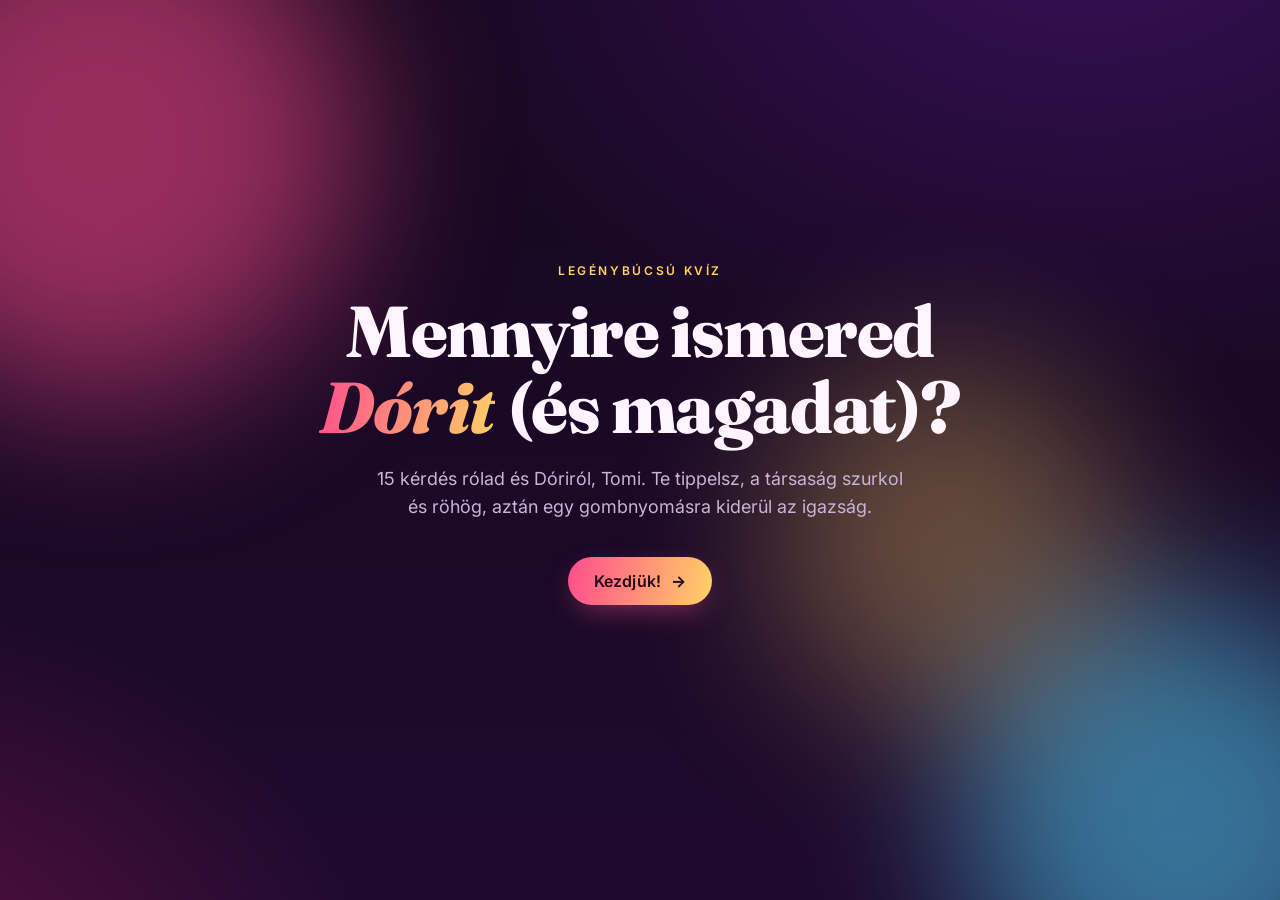
<file: index.html>
<!doctype html>
<html lang="hu">
  <head>
    <meta charset="utf-8" />
    <meta name="viewport" content="width=device-width, initial-scale=1" />
    <title>Tomi legénybúcsú kvíz</title>
    <link
      rel="preconnect"
      href="https://fonts.googleapis.com"
    />
    <link
      rel="preconnect"
      href="https://fonts.gstatic.com"
      crossorigin
    />
    <link
      href="https://fonts.googleapis.com/css2?family=Fraunces:ital,opsz,wght@0,9..144,600;0,9..144,800;1,9..144,700&family=Inter:wght@400;500;600;700&display=swap"
      rel="stylesheet"
    />
    <link rel="stylesheet" href="styles.css" />
  </head>
  <body>
    <div class="bg-blobs" aria-hidden="true">
      <span class="blob blob-1"></span>
      <span class="blob blob-2"></span>
      <span class="blob blob-3"></span>
    </div>

    <main class="stage">
      <section id="screen-intro" class="screen active">
        <div class="intro-card">
          <p class="kicker">Legénybúcsú kvíz</p>
          <h1>Mennyire ismered <em>Dórit</em> (és magadat)?</h1>
          <p class="lead">
            15 kérdés rólad és Dóriról, Tomi. Te tippelsz, a társaság szurkol
            és röhög, aztán egy gombnyomásra kiderül az igazság.
          </p>
          <button id="start-btn" class="btn btn-primary">
            <span>Kezdjük!</span>
            <span class="btn-arrow">→</span>
          </button>
        </div>
      </section>

      <section id="screen-quiz" class="screen">
        <div class="card">
          <div class="card-head">
            <span class="pill" id="progress">1 / 16</span>
            <span class="pill pill-muted">Tomi &amp; Dóri</span>
          </div>
          <h2 id="question" class="question">…</h2>
          <div id="answer" class="answer" aria-live="polite"></div>
          <div class="card-foot">
            <button id="action-btn" class="btn btn-primary" data-mode="reveal">
              Felfedés
            </button>
          </div>
        </div>
      </section>

      <section id="screen-finish" class="screen">
        <div class="finish-card">
          <p class="kicker">Vége a kvíznek</p>
          <h1>Egészségedre, <em>Tomi</em>!</h1>
          <p class="lead">
            Dóri kezében vagy — a csikizés, az Elfbar és a szemkontaktusos
            fingások örökre szóljanak.
          </p>
          <button id="restart-btn" class="btn btn-ghost">Újra</button>
        </div>
        <div id="confetti" class="confetti" aria-hidden="true"></div>
      </section>
    </main>

    <script src="quiz.js"></script>
  </body>
</html>
</file>
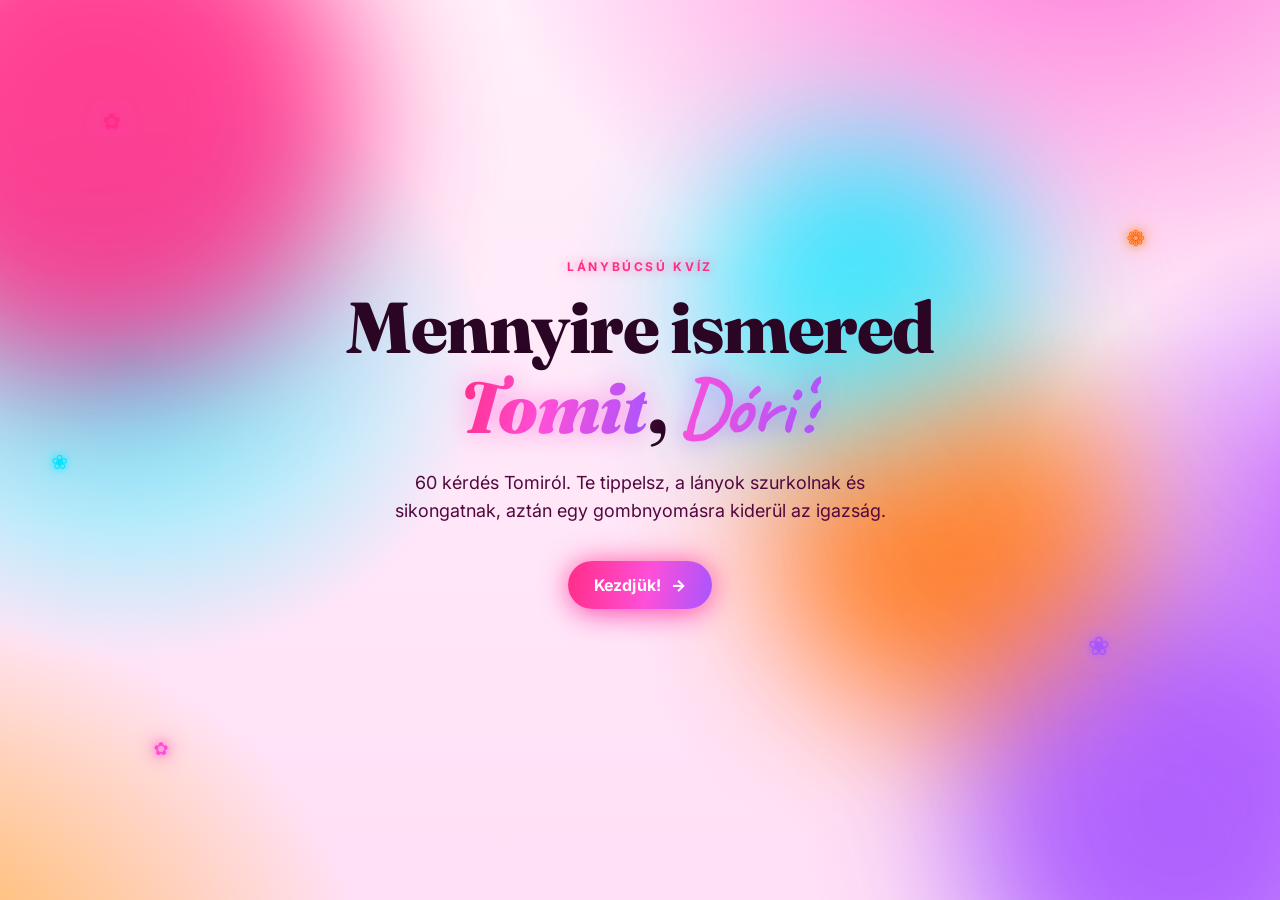
<file: lanybucsu.html>
<!doctype html>
<html lang="hu">
  <head>
    <meta charset="utf-8" />
    <meta name="viewport" content="width=device-width, initial-scale=1" />
    <title>Dóri lánybúcsú kvíz</title>
    <link
      rel="preconnect"
      href="https://fonts.googleapis.com"
    />
    <link
      rel="preconnect"
      href="https://fonts.gstatic.com"
      crossorigin
    />
    <link
      href="https://fonts.googleapis.com/css2?family=Caveat:wght@500;700&family=Fraunces:ital,opsz,wght@0,9..144,600;0,9..144,800;1,9..144,700&family=Inter:wght@400;500;600;700&display=swap"
      rel="stylesheet"
    />
    <link rel="stylesheet" href="lanybucsu.css" />
  </head>
  <body>
    <div class="bg-blobs" aria-hidden="true">
      <span class="blob blob-1"></span>
      <span class="blob blob-2"></span>
      <span class="blob blob-3"></span>
      <span class="blob blob-4"></span>
    </div>
    <div class="sparkles" aria-hidden="true">
      <span class="sparkle s1">✿</span>
      <span class="sparkle s2">❀</span>
      <span class="sparkle s3">✿</span>
      <span class="sparkle s4">❁</span>
      <span class="sparkle s5">❀</span>
    </div>

    <main class="stage">
      <section id="screen-intro" class="screen active">
        <div class="intro-card">
          <p class="kicker">Lánybúcsú kvíz</p>
          <h1>Mennyire ismered <em>Tomit</em>, <span class="script">Dóri?</span></h1>
          <p class="lead">
            60 kérdés Tomiról. Te tippelsz, a lányok szurkolnak és sikongatnak,
            aztán egy gombnyomásra kiderül az igazság.
          </p>
          <button id="start-btn" class="btn btn-primary">
            <span>Kezdjük!</span>
            <span class="btn-arrow">→</span>
          </button>
        </div>
      </section>

      <section id="screen-quiz" class="screen">
        <div class="card">
          <div class="card-head">
            <span class="pill" id="progress">1 / 60</span>
            <span class="pill pill-muted">Dóri &amp; Tomi</span>
          </div>
          <h2 id="question" class="question">…</h2>
          <div id="answer" class="answer" aria-live="polite"></div>
          <div class="card-foot">
            <button id="action-btn" class="btn btn-primary" data-mode="reveal">
              Felfedés
            </button>
          </div>
        </div>
      </section>

      <section id="screen-finish" class="screen">
        <div class="finish-card">
          <p class="kicker">Vége a kvíznek</p>
          <h1>Egészségedre, <em>Dóri!</em></h1>
          <p class="lead">
            Már csak néhány alvás — és Tomi a tiéd, örökre. 💍✨
          </p>
          <button id="restart-btn" class="btn btn-ghost">Újra</button>
        </div>
        <div id="confetti" class="confetti" aria-hidden="true"></div>
      </section>
    </main>

    <script src="lanybucsu.js"></script>
  </body>
</html>
</file>
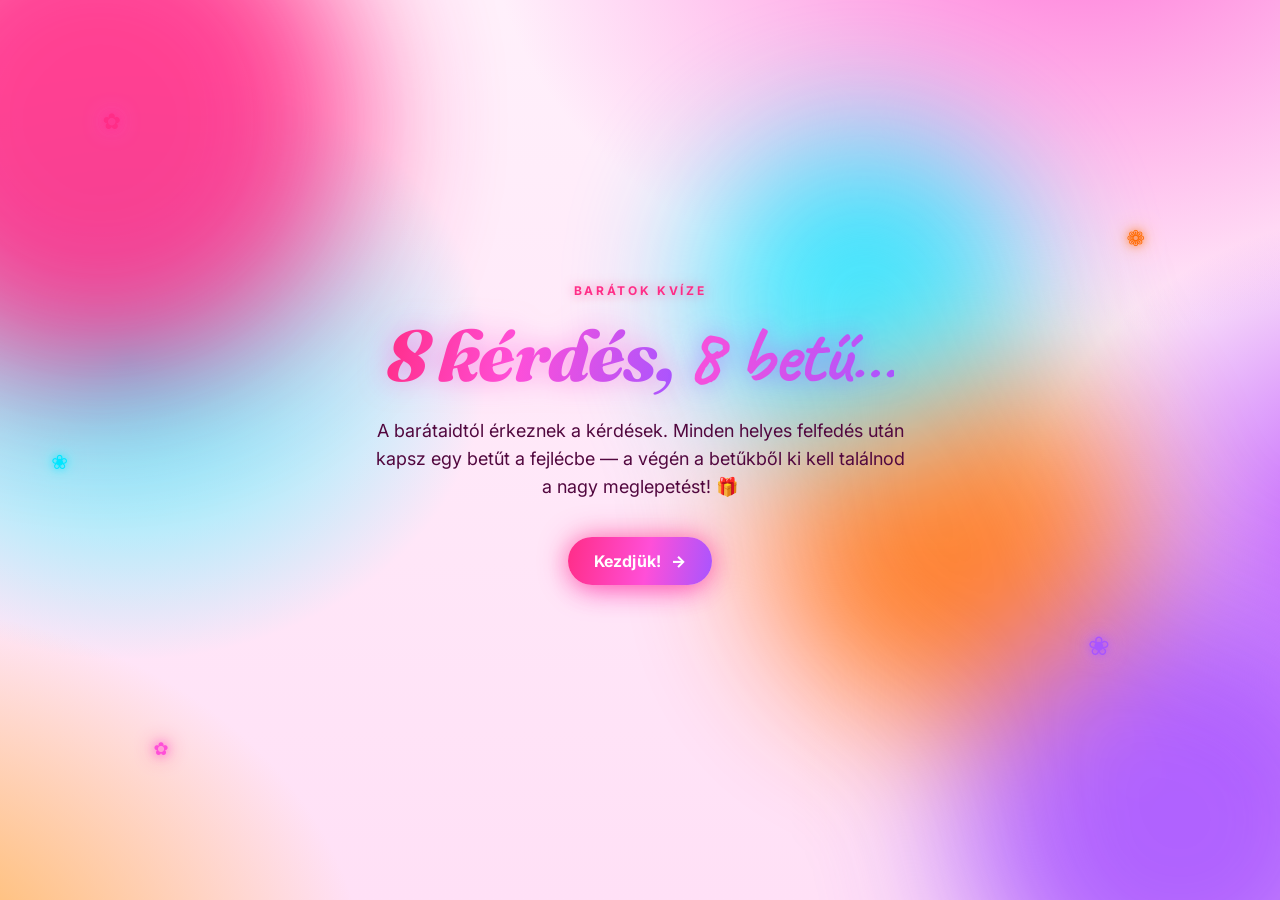
<file: meglepetes.html>
<!doctype html>
<html lang="hu">
  <head>
    <meta charset="utf-8" />
    <meta name="viewport" content="width=device-width, initial-scale=1" />
    <title>Dóri barátok kvíze</title>
    <link
      rel="preconnect"
      href="https://fonts.googleapis.com"
    />
    <link
      rel="preconnect"
      href="https://fonts.gstatic.com"
      crossorigin
    />
    <link
      href="https://fonts.googleapis.com/css2?family=Caveat:wght@500;700&family=Fraunces:ital,opsz,wght@0,9..144,600;0,9..144,800;1,9..144,700&family=Inter:wght@400;500;600;700&display=swap"
      rel="stylesheet"
    />
    <link rel="stylesheet" href="lanybucsu.css" />
    <link rel="stylesheet" href="meglepetes.css" />
  </head>
  <body>
    <div class="bg-blobs" aria-hidden="true">
      <span class="blob blob-1"></span>
      <span class="blob blob-2"></span>
      <span class="blob blob-3"></span>
      <span class="blob blob-4"></span>
    </div>
    <div class="sparkles" aria-hidden="true">
      <span class="sparkle s1">✿</span>
      <span class="sparkle s2">❀</span>
      <span class="sparkle s3">✿</span>
      <span class="sparkle s4">❁</span>
      <span class="sparkle s5">❀</span>
    </div>

    <main class="stage">
      <section id="screen-intro" class="screen active">
        <div class="intro-card">
          <p class="kicker">Barátok kvíze</p>
          <h1><em>8 kérdés,</em> <span class="script">8 betű…</span></h1>
          <p class="lead">
            A barátaidtól érkeznek a kérdések. Minden helyes felfedés után kapsz
            egy betűt a fejlécbe — a végén a betűkből ki kell találnod a nagy
            meglepetést! 🎁
          </p>
          <button id="start-btn" class="btn btn-primary">
            <span>Kezdjük!</span>
            <span class="btn-arrow">→</span>
          </button>
        </div>
      </section>

      <section id="screen-quiz" class="screen">
        <div class="card">
          <div class="card-head card-head-wide">
            <span class="pill" id="progress">1 / 8</span>
            <div class="letters-bank" id="letters-bank" aria-label="Begyűjtött betűk"></div>
          </div>
          <p class="asker" id="asker">…</p>
          <h2 id="question" class="question">…</h2>
          <div id="answer" class="answer" aria-live="polite"></div>
          <div class="card-foot">
            <button id="action-btn" class="btn btn-primary" data-mode="reveal">
              Felfedés
            </button>
          </div>
        </div>
      </section>

      <section id="screen-unscramble" class="screen">
        <div class="unscramble-card">
          <p class="kicker">Utolsó feladat</p>
          <h1><em>Hová repültök?</em></h1>
          <p class="lead">
            Rakd ki a betűkből a helyet — ez a lánybúcsú titkos célpontja! ✈️
          </p>
          <div class="tiles-row tiles-guess" id="guess-row" aria-label="A tipped"></div>
          <div class="tiles-row tiles-pool" id="pool-row" aria-label="Választható betűk"></div>
          <p id="unscramble-msg" class="unscramble-msg" aria-live="polite"></p>
          <div class="unscramble-actions">
            <button id="check-btn" class="btn btn-primary">Ellenőrzés</button>
            <button id="giveup-btn" class="btn btn-ghost">Feladom</button>
          </div>
        </div>
      </section>

      <section id="screen-finish" class="screen">
        <div class="finish-card">
          <p class="kicker">A meglepetés</p>
          <h1><em>ALICANTE!</em> <span class="plane">✈️</span></h1>
          <p class="lead" id="finish-lead">
            Oda repültök lánybúcsúzni! 🌅🍷
          </p>
          <button id="restart-btn" class="btn btn-ghost">Újra</button>
        </div>
        <div id="confetti" class="confetti" aria-hidden="true"></div>
      </section>
    </main>

    <script src="meglepetes.js"></script>
  </body>
</html>
</file>
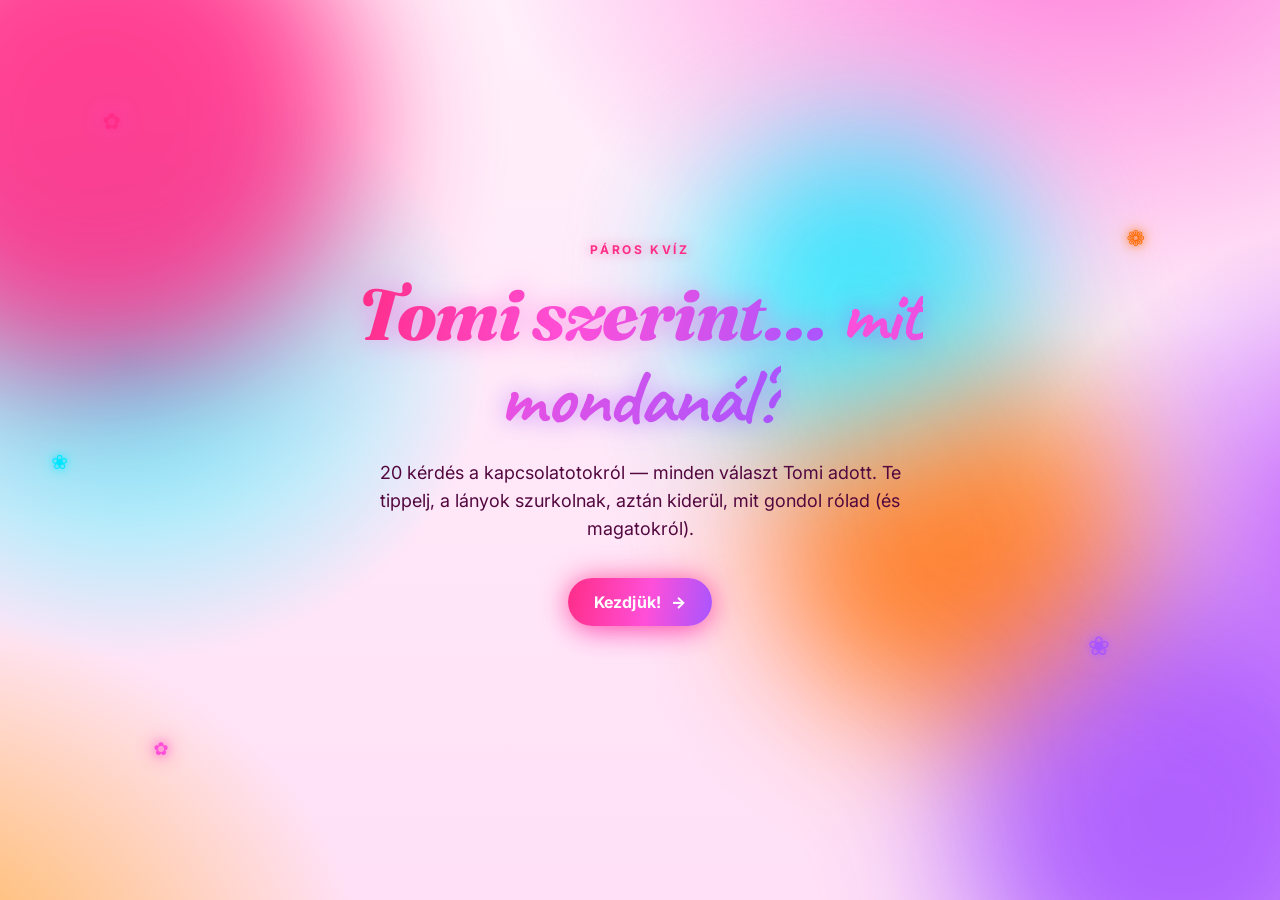
<file: paros.html>
<!doctype html>
<html lang="hu">
  <head>
    <meta charset="utf-8" />
    <meta name="viewport" content="width=device-width, initial-scale=1" />
    <title>Tomi szerint… — Dóri kvíze</title>
    <link
      rel="preconnect"
      href="https://fonts.googleapis.com"
    />
    <link
      rel="preconnect"
      href="https://fonts.gstatic.com"
      crossorigin
    />
    <link
      href="https://fonts.googleapis.com/css2?family=Caveat:wght@500;700&family=Fraunces:ital,opsz,wght@0,9..144,600;0,9..144,800;1,9..144,700&family=Inter:wght@400;500;600;700&display=swap"
      rel="stylesheet"
    />
    <link rel="stylesheet" href="lanybucsu.css" />
  </head>
  <body>
    <div class="bg-blobs" aria-hidden="true">
      <span class="blob blob-1"></span>
      <span class="blob blob-2"></span>
      <span class="blob blob-3"></span>
      <span class="blob blob-4"></span>
    </div>
    <div class="sparkles" aria-hidden="true">
      <span class="sparkle s1">✿</span>
      <span class="sparkle s2">❀</span>
      <span class="sparkle s3">✿</span>
      <span class="sparkle s4">❁</span>
      <span class="sparkle s5">❀</span>
    </div>

    <main class="stage">
      <section id="screen-intro" class="screen active">
        <div class="intro-card">
          <p class="kicker">Páros kvíz</p>
          <h1><em>Tomi szerint…</em> <span class="script">mit mondanál?</span></h1>
          <p class="lead">
            20 kérdés a kapcsolatotokról — minden választ Tomi adott.
            Te tippelj, a lányok szurkolnak, aztán kiderül, mit gondol
            rólad (és magatokról).
          </p>
          <button id="start-btn" class="btn btn-primary">
            <span>Kezdjük!</span>
            <span class="btn-arrow">→</span>
          </button>
        </div>
      </section>

      <section id="screen-quiz" class="screen">
        <div class="card">
          <div class="card-head">
            <span class="pill" id="progress">1 / 20</span>
            <span class="pill pill-muted">Tomi szerint…</span>
          </div>
          <h2 id="question" class="question">…</h2>
          <div id="answer" class="answer" aria-live="polite"></div>
          <div class="card-foot">
            <button id="action-btn" class="btn btn-primary" data-mode="reveal">
              Felfedés
            </button>
          </div>
        </div>
      </section>

      <section id="screen-finish" class="screen">
        <div class="finish-card">
          <p class="kicker">Vége a kvíznek</p>
          <h1>Egészségedre, <em>Dóri!</em> 💍</h1>
          <p class="lead">
            Tomi fejében is ott vagy — most már hivatalosan is. 💕
          </p>
          <button id="restart-btn" class="btn btn-ghost">Újra</button>
        </div>
        <div id="confetti" class="confetti" aria-hidden="true"></div>
      </section>
    </main>

    <script src="paros.js"></script>
  </body>
</html>
</file>
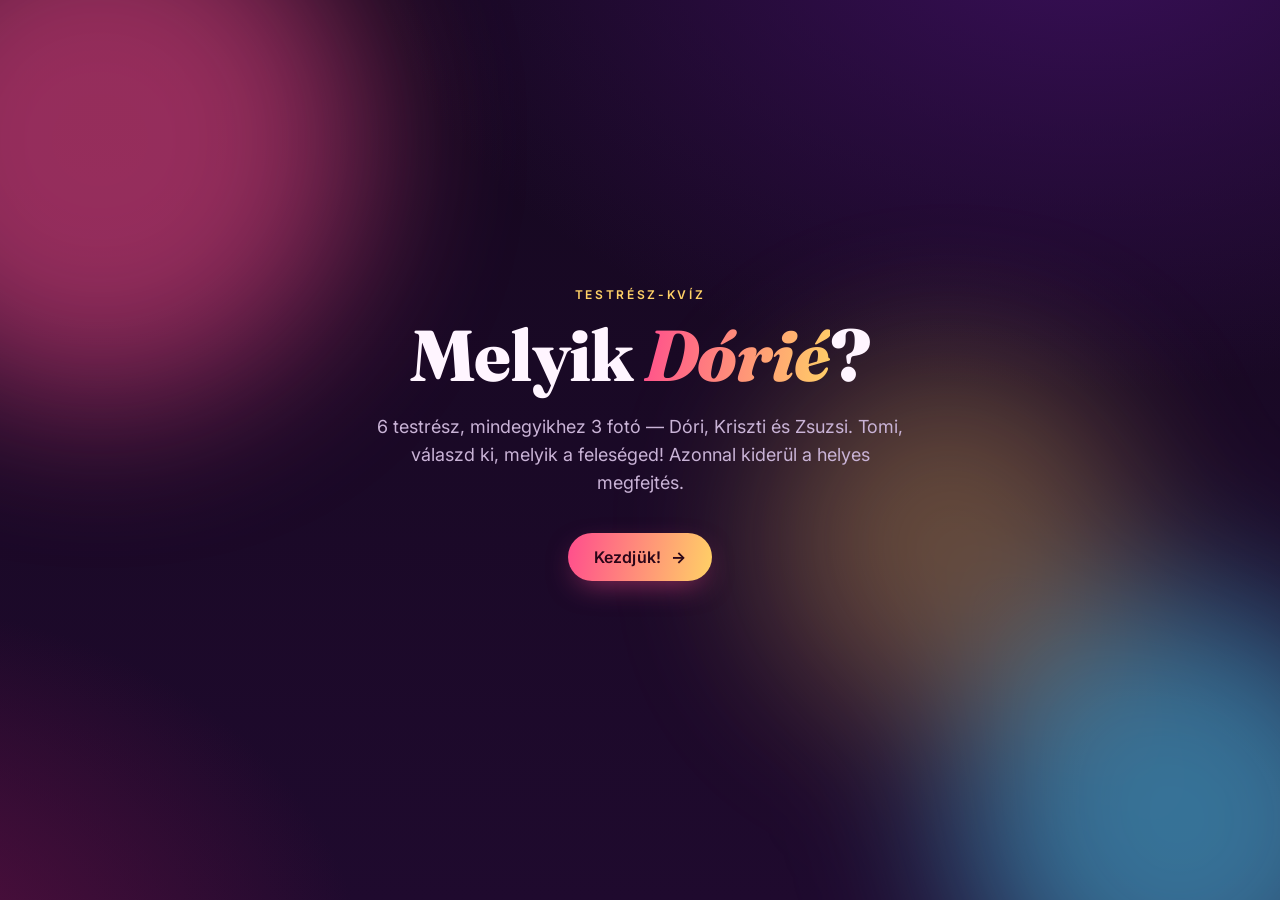
<file: testreszek.html>
<!doctype html>
<html lang="hu">
  <head>
    <meta charset="utf-8" />
    <meta name="viewport" content="width=device-width, initial-scale=1" />
    <title>Testrész-kvíz — Tomi</title>
    <link
      rel="preconnect"
      href="https://fonts.googleapis.com"
    />
    <link
      rel="preconnect"
      href="https://fonts.gstatic.com"
      crossorigin
    />
    <link
      href="https://fonts.googleapis.com/css2?family=Fraunces:ital,opsz,wght@0,9..144,600;0,9..144,800;1,9..144,700&family=Inter:wght@400;500;600;700&display=swap"
      rel="stylesheet"
    />
    <link rel="stylesheet" href="styles.css" />
    <link rel="stylesheet" href="testreszek.css" />
  </head>
  <body>
    <div class="bg-blobs" aria-hidden="true">
      <span class="blob blob-1"></span>
      <span class="blob blob-2"></span>
      <span class="blob blob-3"></span>
    </div>

    <main class="stage">
      <section id="screen-intro" class="screen active">
        <div class="intro-card">
          <p class="kicker">Testrész-kvíz</p>
          <h1>Melyik <em>Dórié</em>?</h1>
          <p class="lead">
            6 testrész, mindegyikhez 3 fotó — Dóri, Kriszti és Zsuzsi.
            Tomi, válaszd ki, melyik a feleséged! Azonnal kiderül a helyes
            megfejtés.
          </p>
          <button id="start-btn" class="btn btn-primary">
            <span>Kezdjük!</span>
            <span class="btn-arrow">→</span>
          </button>
        </div>
      </section>

      <section id="screen-quiz" class="screen">
        <div class="card">
          <div class="card-head">
            <span class="pill" id="progress">1 / 6</span>
            <span class="pill pill-muted">Dóri / Kriszti / Zsuzsi</span>
          </div>
          <p id="part-label" class="part-label">…</p>
          <div id="choices" class="choices"></div>
          <p id="feedback" class="feedback"></p>
          <div class="card-foot">
            <button id="next-btn" class="btn btn-primary hidden">
              Következő
            </button>
          </div>
        </div>
      </section>

      <section id="screen-finish" class="screen">
        <div class="finish-card">
          <p class="kicker">Vége a kvíznek</p>
          <p class="final-score" id="score">… / …</p>
          <h1><em>Egészségedre!</em></h1>
          <p class="lead" id="finish-lead">…</p>
          <button id="restart-btn" class="btn btn-ghost">Újra</button>
        </div>
        <div id="confetti" class="confetti" aria-hidden="true"></div>
      </section>
    </main>

    <script src="testreszek.js"></script>
  </body>
</html>
</file>
<file: styles.css>
:root {
  --bg-0: #15081f;
  --bg-1: #1f0a2e;
  --ink: #fff5ff;
  --ink-muted: #c9b3d6;
  --accent: #ff4d8d;
  --accent-2: #ffd166;
  --accent-3: #4cc9f0;
  --card: rgba(255, 255, 255, 0.06);
  --card-border: rgba(255, 255, 255, 0.12);
  --shadow-lg: 0 30px 80px -20px rgba(0, 0, 0, 0.5),
    0 10px 30px -10px rgba(255, 77, 141, 0.2);
}

* { box-sizing: border-box; }

html, body {
  margin: 0;
  padding: 0;
  min-height: 100%;
}

body {
  font-family: "Inter", system-ui, sans-serif;
  background: radial-gradient(
      1200px 800px at 85% -10%,
      #3a0f5a 0%,
      transparent 60%
    ),
    radial-gradient(900px 700px at -10% 110%, #5a1040 0%, transparent 55%),
    linear-gradient(180deg, var(--bg-0), var(--bg-1));
  color: var(--ink);
  min-height: 100vh;
  overflow-x: hidden;
  -webkit-font-smoothing: antialiased;
}

.bg-blobs {
  position: fixed;
  inset: 0;
  pointer-events: none;
  z-index: 0;
  filter: blur(80px);
  opacity: 0.55;
}
.blob {
  position: absolute;
  border-radius: 50%;
  mix-blend-mode: screen;
}
.blob-1 {
  width: 520px; height: 520px;
  background: #ff4d8d;
  top: -120px; left: -160px;
  animation: float 18s ease-in-out infinite;
}
.blob-2 {
  width: 440px; height: 440px;
  background: #4cc9f0;
  bottom: -140px; right: -120px;
  animation: float 22s ease-in-out infinite reverse;
}
.blob-3 {
  width: 360px; height: 360px;
  background: #ffd166;
  top: 40%; left: 60%;
  animation: float 26s ease-in-out infinite;
  opacity: 0.6;
}
@keyframes float {
  0%, 100% { transform: translate(0, 0) scale(1); }
  50% { transform: translate(40px, -30px) scale(1.08); }
}

.stage {
  position: relative;
  z-index: 1;
  max-width: 860px;
  margin: 0 auto;
  padding: 48px 24px 80px;
  min-height: 100vh;
  display: flex;
  align-items: center;
  justify-content: center;
}

.screen {
  display: none;
  width: 100%;
  animation: fadein 0.45s ease both;
}
.screen.active { display: block; }

@keyframes fadein {
  from { opacity: 0; transform: translateY(8px); }
  to { opacity: 1; transform: translateY(0); }
}

/* Intro + finish cards */
.intro-card, .finish-card {
  text-align: center;
  padding: 48px 32px;
}
.kicker {
  text-transform: uppercase;
  letter-spacing: 0.22em;
  font-size: 12px;
  font-weight: 600;
  color: var(--accent-2);
  margin: 0 0 16px;
}
.intro-card h1, .finish-card h1 {
  font-family: "Fraunces", Georgia, serif;
  font-weight: 800;
  font-size: clamp(40px, 7vw, 72px);
  line-height: 1.05;
  margin: 0 0 20px;
  letter-spacing: -0.02em;
}
.intro-card h1 em, .finish-card h1 em {
  font-style: italic;
  background: linear-gradient(100deg, var(--accent), var(--accent-2));
  -webkit-background-clip: text;
  background-clip: text;
  color: transparent;
}
.lead {
  color: var(--ink-muted);
  font-size: 18px;
  line-height: 1.55;
  max-width: 540px;
  margin: 0 auto 36px;
}

/* Question card */
.card {
  background: var(--card);
  border: 1px solid var(--card-border);
  backdrop-filter: blur(18px);
  -webkit-backdrop-filter: blur(18px);
  border-radius: 28px;
  padding: 36px 36px 32px;
  box-shadow: var(--shadow-lg);
}
.card-head {
  display: flex;
  justify-content: space-between;
  align-items: center;
  gap: 12px;
  margin-bottom: 28px;
}
.pill {
  display: inline-flex;
  align-items: center;
  padding: 6px 14px;
  border-radius: 999px;
  font-size: 13px;
  font-weight: 600;
  background: linear-gradient(100deg, var(--accent), var(--accent-2));
  color: #2a0518;
  letter-spacing: 0.02em;
}
.pill-muted {
  background: rgba(255, 255, 255, 0.08);
  color: var(--ink-muted);
  border: 1px solid var(--card-border);
}
.question {
  font-family: "Fraunces", Georgia, serif;
  font-weight: 700;
  font-size: clamp(24px, 3.6vw, 36px);
  line-height: 1.25;
  letter-spacing: -0.01em;
  margin: 0 0 28px;
}

/* Answer reveal */
.answer {
  opacity: 0;
  transform: translateY(14px);
  transition: opacity 0.45s ease, transform 0.45s ease;
  margin-bottom: 8px;
  min-height: 0;
}
.answer.visible {
  opacity: 1;
  transform: translateY(0);
}
.answer-text {
  font-family: "Fraunces", Georgia, serif;
  font-style: italic;
  font-weight: 600;
  font-size: clamp(24px, 4vw, 40px);
  line-height: 1.25;
  margin: 0;
  padding: 20px 24px;
  background: linear-gradient(100deg,
    rgba(255, 77, 141, 0.16),
    rgba(255, 209, 102, 0.12));
  border: 1px solid rgba(255, 209, 102, 0.3);
  border-radius: 18px;
  color: #fff8ec;
}
.answer-list {
  list-style: none;
  margin: 0;
  padding: 0;
  display: grid;
  gap: 10px;
}
.answer-list li {
  font-family: "Fraunces", Georgia, serif;
  font-style: italic;
  font-weight: 600;
  font-size: clamp(20px, 3vw, 28px);
  padding: 14px 20px;
  background: linear-gradient(100deg,
    rgba(76, 201, 240, 0.15),
    rgba(184, 146, 255, 0.12));
  border: 1px solid rgba(184, 146, 255, 0.3);
  border-radius: 16px;
}
.answer-image {
  width: 100%;
  max-height: 62vh;
  object-fit: contain;
  border-radius: 18px;
  background: rgba(0, 0, 0, 0.25);
  border: 1px solid var(--card-border);
  display: block;
}

.card-foot {
  display: flex;
  justify-content: flex-end;
  margin-top: 28px;
}

/* Buttons */
.btn {
  position: relative;
  display: inline-flex;
  align-items: center;
  gap: 10px;
  border: 0;
  cursor: pointer;
  font-family: inherit;
  font-weight: 600;
  font-size: 16px;
  letter-spacing: 0.01em;
  padding: 14px 26px;
  border-radius: 999px;
  transition: transform 0.15s ease, box-shadow 0.25s ease, filter 0.2s ease;
  color: #2a0518;
}
.btn-primary {
  background: linear-gradient(100deg, var(--accent), var(--accent-2));
  box-shadow: 0 10px 30px -10px rgba(255, 77, 141, 0.6);
}
.btn-primary:hover {
  transform: translateY(-2px);
  filter: brightness(1.05);
  box-shadow: 0 16px 40px -14px rgba(255, 77, 141, 0.75);
}
.btn-primary:active { transform: translateY(0); }
.btn-ghost {
  background: rgba(255, 255, 255, 0.08);
  color: var(--ink);
  border: 1px solid var(--card-border);
}
.btn-ghost:hover {
  background: rgba(255, 255, 255, 0.12);
  transform: translateY(-2px);
}
.btn-arrow {
  transition: transform 0.2s ease;
  font-weight: 700;
}
.btn-primary:hover .btn-arrow { transform: translateX(3px); }

/* Confetti */
.confetti {
  position: fixed;
  inset: 0;
  pointer-events: none;
  overflow: hidden;
}
.confetti-piece {
  position: absolute;
  top: -20px;
  width: 10px;
  height: 16px;
  border-radius: 2px;
  animation: fall linear forwards;
  opacity: 0.9;
}
@keyframes fall {
  0% { transform: translateY(-10vh) rotate(0); opacity: 0; }
  10% { opacity: 1; }
  100% { transform: translateY(110vh) rotate(720deg); opacity: 0.9; }
}

/* Mobile */
@media (max-width: 640px) {
  .stage { padding: 24px 16px 56px; }
  .card { padding: 24px 22px 22px; border-radius: 22px; }
  .intro-card, .finish-card { padding: 32px 16px; }
  .card-head { margin-bottom: 20px; }
  .question { margin-bottom: 22px; }
  .btn { padding: 12px 22px; font-size: 15px; }
}
</file>
<file: lanybucsu.css>
:root {
  --bg-0: #fff0fb;
  --bg-1: #ffe0f6;
  --ink: #2a0524;
  --ink-soft: #52083f;
  --ink-muted: #8c2a6f;
  --accent: #ff2d87;         /* neon hot pink */
  --accent-2: #ff4fd8;        /* electric magenta */
  --accent-3: #ff6a00;        /* neon orange */
  --accent-4: #a855ff;        /* neon purple */
  --accent-5: #fff200;        /* neon yellow */
  --accent-6: #00e5ff;        /* electric cyan */
  --card: rgba(255, 255, 255, 0.78);
  --card-border: rgba(255, 45, 135, 0.45);
  --shadow-lg: 0 30px 80px -20px rgba(255, 45, 135, 0.55),
    0 10px 30px -10px rgba(168, 85, 255, 0.55);
}

* { box-sizing: border-box; }

html, body {
  margin: 0;
  padding: 0;
  min-height: 100%;
}

body {
  font-family: "Inter", system-ui, sans-serif;
  background:
    radial-gradient(1000px 700px at 85% -10%, #ff7ad9 0%, transparent 60%),
    radial-gradient(900px 700px at -10% 110%, #ffb347 0%, transparent 55%),
    radial-gradient(700px 600px at 110% 60%, #b94dff 0%, transparent 55%),
    radial-gradient(600px 500px at 10% 40%, #5df2ff 0%, transparent 60%),
    linear-gradient(180deg, var(--bg-0), var(--bg-1));
  color: var(--ink);
  min-height: 100vh;
  overflow-x: hidden;
  -webkit-font-smoothing: antialiased;
}

.bg-blobs {
  position: fixed;
  inset: 0;
  pointer-events: none;
  z-index: 0;
  filter: blur(70px);
  opacity: 0.9;
}
.blob {
  position: absolute;
  border-radius: 50%;
  mix-blend-mode: screen;
}
.blob-1 {
  width: 520px; height: 520px;
  background: #ff2d87;
  top: -140px; left: -160px;
  animation: float 18s ease-in-out infinite;
}
.blob-2 {
  width: 440px; height: 440px;
  background: #a855ff;
  bottom: -140px; right: -120px;
  animation: float 22s ease-in-out infinite reverse;
}
.blob-3 {
  width: 360px; height: 360px;
  background: #ff6a00;
  top: 40%; left: 60%;
  animation: float 26s ease-in-out infinite;
  opacity: 0.9;
}
.blob-4 {
  width: 320px; height: 320px;
  background: #00e5ff;
  top: 15%; right: 20%;
  animation: float 20s ease-in-out infinite reverse;
  opacity: 0.85;
}
@keyframes float {
  0%, 100% { transform: translate(0, 0) scale(1); }
  50% { transform: translate(40px, -30px) scale(1.08); }
}

/* Decorative floating flowers */
.sparkles {
  position: fixed;
  inset: 0;
  pointer-events: none;
  z-index: 0;
  overflow: hidden;
}
.sparkle {
  position: absolute;
  font-size: 22px;
  color: rgba(255, 92, 138, 0.35);
  animation: drift 14s ease-in-out infinite;
}
.sparkle.s1 { top: 12%; left: 8%;  animation-delay: 0s;   color: #ff2d87; text-shadow: 0 0 10px #ff2d87, 0 0 20px #ff4fd8; }
.sparkle.s2 { top: 70%; left: 85%; animation-delay: 2s;   color: #a855ff; text-shadow: 0 0 10px #a855ff, 0 0 20px #c97dff; font-size: 26px; }
.sparkle.s3 { top: 82%; left: 12%; animation-delay: 4s;   color: #ff4fd8; text-shadow: 0 0 10px #ff4fd8, 0 0 20px #ff2d87; font-size: 18px; }
.sparkle.s4 { top: 25%; left: 88%; animation-delay: 1.5s; color: #ff6a00; text-shadow: 0 0 10px #ff6a00, 0 0 20px #ffb347; }
.sparkle.s5 { top: 50%; left: 4%;  animation-delay: 6s;   color: #00e5ff; text-shadow: 0 0 10px #00e5ff, 0 0 20px #5df2ff; font-size: 20px; }
@keyframes drift {
  0%, 100% { transform: translateY(0) rotate(0deg); opacity: 0.6; }
  50% { transform: translateY(-20px) rotate(20deg); opacity: 1; }
}

.stage {
  position: relative;
  z-index: 1;
  max-width: 860px;
  margin: 0 auto;
  padding: 48px 24px 80px;
  min-height: 100vh;
  display: flex;
  align-items: center;
  justify-content: center;
}

.screen {
  display: none;
  width: 100%;
  animation: fadein 0.45s ease both;
}
.screen.active { display: block; }

@keyframes fadein {
  from { opacity: 0; transform: translateY(8px); }
  to { opacity: 1; transform: translateY(0); }
}

/* Intro + finish cards */
.intro-card, .finish-card {
  text-align: center;
  padding: 48px 32px;
}
.kicker {
  text-transform: uppercase;
  letter-spacing: 0.22em;
  font-size: 12px;
  font-weight: 700;
  color: var(--accent);
  margin: 0 0 16px;
  text-shadow: 0 0 12px rgba(255, 45, 135, 0.55);
}
.intro-card h1, .finish-card h1 {
  font-family: "Fraunces", Georgia, serif;
  font-weight: 800;
  font-size: clamp(40px, 7vw, 72px);
  line-height: 1.05;
  margin: 0 0 20px;
  letter-spacing: -0.02em;
  color: var(--ink);
}
.intro-card h1 em, .finish-card h1 em {
  font-style: italic;
  background: linear-gradient(100deg, var(--accent), var(--accent-2) 45%, var(--accent-4));
  -webkit-background-clip: text;
  background-clip: text;
  color: transparent;
  filter: drop-shadow(0 0 14px rgba(255, 79, 216, 0.55));
}
.script {
  font-family: "Caveat", cursive;
  font-weight: 700;
  font-style: normal;
  background: linear-gradient(100deg, var(--accent-2), var(--accent-4));
  -webkit-background-clip: text;
  background-clip: text;
  color: transparent;
  font-size: 1.1em;
  filter: drop-shadow(0 0 12px rgba(168, 85, 255, 0.6));
}
.lead {
  color: var(--ink-soft);
  font-size: 18px;
  line-height: 1.55;
  max-width: 540px;
  margin: 0 auto 36px;
}

/* Question card */
.card {
  background: var(--card);
  border: 1px solid var(--card-border);
  backdrop-filter: blur(18px) saturate(1.2);
  -webkit-backdrop-filter: blur(18px) saturate(1.2);
  border-radius: 28px;
  padding: 36px 36px 32px;
  box-shadow: var(--shadow-lg);
}
.card-head {
  display: flex;
  justify-content: space-between;
  align-items: center;
  gap: 12px;
  margin-bottom: 28px;
}
.pill {
  display: inline-flex;
  align-items: center;
  padding: 6px 14px;
  border-radius: 999px;
  font-size: 13px;
  font-weight: 700;
  background: linear-gradient(100deg, var(--accent), var(--accent-2));
  color: #fff;
  letter-spacing: 0.02em;
  box-shadow: 0 0 18px rgba(255, 45, 135, 0.65),
    0 6px 16px -6px rgba(255, 79, 216, 0.55);
}
.pill-muted {
  background: rgba(255, 255, 255, 0.7);
  color: var(--ink-soft);
  border: 1px solid var(--card-border);
  box-shadow: none;
}
.question {
  font-family: "Fraunces", Georgia, serif;
  font-weight: 700;
  font-size: clamp(24px, 3.6vw, 36px);
  line-height: 1.25;
  letter-spacing: -0.01em;
  margin: 0 0 28px;
  color: var(--ink);
}

/* Answer reveal */
.answer {
  opacity: 0;
  transform: translateY(14px);
  transition: opacity 0.45s ease, transform 0.45s ease;
  margin-bottom: 8px;
  min-height: 0;
}
.answer.visible {
  opacity: 1;
  transform: translateY(0);
}
.answer-text {
  font-family: "Fraunces", Georgia, serif;
  font-style: italic;
  font-weight: 600;
  font-size: clamp(22px, 3.4vw, 34px);
  line-height: 1.3;
  margin: 0;
  padding: 20px 24px;
  background: linear-gradient(100deg,
    rgba(255, 45, 135, 0.18),
    rgba(255, 106, 0, 0.18) 55%,
    rgba(168, 85, 255, 0.2));
  border: 1.5px solid rgba(255, 79, 216, 0.7);
  border-radius: 18px;
  color: var(--ink);
  box-shadow: 0 0 24px rgba(255, 45, 135, 0.25),
    inset 0 0 20px rgba(255, 79, 216, 0.08);
}
.answer-list {
  list-style: none;
  margin: 0;
  padding: 0;
  display: grid;
  gap: 10px;
}
.answer-list li {
  font-family: "Fraunces", Georgia, serif;
  font-style: italic;
  font-weight: 600;
  font-size: clamp(18px, 2.6vw, 24px);
  padding: 14px 20px;
  background: linear-gradient(100deg,
    rgba(255, 79, 216, 0.22),
    rgba(168, 85, 255, 0.22));
  border: 1.5px solid rgba(168, 85, 255, 0.65);
  border-radius: 16px;
  color: var(--ink);
  box-shadow: 0 0 18px rgba(168, 85, 255, 0.25);
}
.answer-image {
  width: 100%;
  max-height: 62vh;
  object-fit: contain;
  border-radius: 18px;
  background: rgba(255, 255, 255, 0.5);
  border: 1px solid var(--card-border);
  display: block;
}
.answer-link-wrap {
  display: grid;
  gap: 14px;
}
.answer-link {
  display: inline-flex;
  align-self: flex-start;
  align-items: center;
  gap: 10px;
  padding: 12px 22px;
  border-radius: 999px;
  background: linear-gradient(100deg, var(--accent-2), var(--accent-4));
  color: #fff;
  text-decoration: none;
  font-weight: 700;
  letter-spacing: 0.01em;
  box-shadow: 0 0 24px rgba(255, 79, 216, 0.7),
    0 10px 26px -10px rgba(168, 85, 255, 0.8);
  transition: transform 0.15s ease, filter 0.2s ease, box-shadow 0.25s ease;
  width: max-content;
}
.answer-link:hover {
  transform: translateY(-2px);
  filter: brightness(1.1);
  box-shadow: 0 0 32px rgba(255, 79, 216, 0.9),
    0 16px 36px -12px rgba(168, 85, 255, 0.9);
}
.answer-note {
  margin: 14px 0 0;
  padding: 12px 18px;
  font-size: 15px;
  font-weight: 700;
  color: #3a1300;
  background: linear-gradient(100deg, rgba(255, 242, 0, 0.6), rgba(255, 200, 0, 0.45));
  border: 1.5px dashed rgba(255, 106, 0, 0.75);
  border-radius: 14px;
  box-shadow: 0 0 20px rgba(255, 242, 0, 0.4);
}

.card-foot {
  display: flex;
  justify-content: flex-end;
  margin-top: 28px;
}

/* Buttons */
.btn {
  position: relative;
  display: inline-flex;
  align-items: center;
  gap: 10px;
  border: 0;
  cursor: pointer;
  font-family: inherit;
  font-weight: 700;
  font-size: 16px;
  letter-spacing: 0.01em;
  padding: 14px 26px;
  border-radius: 999px;
  transition: transform 0.15s ease, box-shadow 0.25s ease, filter 0.2s ease;
  color: #fff;
}
.btn-primary {
  background: linear-gradient(100deg, var(--accent), var(--accent-2) 55%, var(--accent-4));
  box-shadow: 0 0 28px rgba(255, 45, 135, 0.7),
    0 12px 30px -10px rgba(255, 79, 216, 0.65);
}
.btn-primary:hover {
  transform: translateY(-2px);
  filter: brightness(1.1);
  box-shadow: 0 0 40px rgba(255, 79, 216, 0.85),
    0 18px 42px -14px rgba(168, 85, 255, 0.8);
}
.btn-primary:active { transform: translateY(0); }
.btn-ghost {
  background: rgba(255, 255, 255, 0.8);
  color: var(--ink);
  border: 1px solid var(--card-border);
}
.btn-ghost:hover {
  background: rgba(255, 255, 255, 0.95);
  transform: translateY(-2px);
}
.btn-arrow {
  transition: transform 0.2s ease;
  font-weight: 800;
}
.btn-primary:hover .btn-arrow { transform: translateX(3px); }

/* Confetti */
.confetti {
  position: fixed;
  inset: 0;
  pointer-events: none;
  overflow: hidden;
}
.confetti-piece {
  position: absolute;
  top: -20px;
  width: 10px;
  height: 16px;
  border-radius: 2px;
  animation: fall linear forwards;
  opacity: 0.95;
}
@keyframes fall {
  0% { transform: translateY(-10vh) rotate(0); opacity: 0; }
  10% { opacity: 1; }
  100% { transform: translateY(110vh) rotate(720deg); opacity: 0.95; }
}

/* Mobile */
@media (max-width: 640px) {
  .stage { padding: 24px 16px 56px; }
  .card { padding: 24px 22px 22px; border-radius: 22px; }
  .intro-card, .finish-card { padding: 32px 16px; }
  .card-head { margin-bottom: 20px; }
  .question { margin-bottom: 22px; }
  .btn { padding: 12px 22px; font-size: 15px; }
  .sparkle { font-size: 16px; }
}
</file>
<file: meglepetes.css>
/* Extends lanybucsu.css with extras for the meglepetes quiz. */

.card-head-wide {
  flex-wrap: wrap;
  gap: 16px;
}

.asker {
  display: inline-block;
  margin: 0 0 14px;
  padding: 6px 14px;
  border-radius: 999px;
  font-size: 13px;
  font-weight: 700;
  letter-spacing: 0.03em;
  text-transform: uppercase;
  background: linear-gradient(100deg, var(--accent-4), var(--accent-2));
  color: #fff;
  box-shadow: 0 0 18px rgba(168, 85, 255, 0.55);
}

.letters-bank {
  display: flex;
  gap: 6px;
  flex-wrap: wrap;
  justify-content: flex-end;
}
.letter-slot {
  width: 30px;
  height: 34px;
  display: inline-flex;
  align-items: center;
  justify-content: center;
  border-radius: 8px;
  font-family: "Fraunces", Georgia, serif;
  font-weight: 800;
  font-size: 17px;
  color: var(--ink);
  background: rgba(255, 255, 255, 0.55);
  border: 1.5px dashed rgba(255, 45, 135, 0.4);
  transition: all 0.3s ease;
}
.letter-slot.filled {
  background: linear-gradient(100deg, var(--accent), var(--accent-2));
  color: #fff;
  border: 1.5px solid rgba(255, 45, 135, 0.8);
  box-shadow: 0 0 16px rgba(255, 79, 216, 0.55);
}
.letter-slot.new {
  animation: pop 0.55s ease;
}
@keyframes pop {
  0%   { transform: scale(0.4) rotate(-10deg); opacity: 0; }
  50%  { transform: scale(1.25) rotate(6deg);  opacity: 1; }
  100% { transform: scale(1) rotate(0);        opacity: 1; }
}

/* Unscramble screen */
.unscramble-card {
  text-align: center;
  padding: 40px 28px;
}
.unscramble-card h1 {
  font-family: "Fraunces", Georgia, serif;
  font-weight: 800;
  font-size: clamp(36px, 6vw, 60px);
  line-height: 1.05;
  margin: 0 0 14px;
  color: var(--ink);
}
.unscramble-card h1 em {
  font-style: italic;
  background: linear-gradient(100deg, var(--accent), var(--accent-2) 45%, var(--accent-4));
  -webkit-background-clip: text;
  background-clip: text;
  color: transparent;
  filter: drop-shadow(0 0 14px rgba(255, 79, 216, 0.55));
}

.tiles-row {
  display: flex;
  flex-wrap: wrap;
  justify-content: center;
  gap: 10px;
  margin: 20px auto;
  min-height: 76px;
}
.tiles-guess {
  background: rgba(255, 255, 255, 0.5);
  border: 2px dashed rgba(168, 85, 255, 0.55);
  border-radius: 18px;
  padding: 10px;
  box-shadow: inset 0 0 22px rgba(168, 85, 255, 0.15);
}

.tile {
  width: 56px;
  height: 66px;
  font-family: "Fraunces", Georgia, serif;
  font-weight: 800;
  font-size: 30px;
  border: 0;
  border-radius: 14px;
  cursor: pointer;
  color: #fff;
  background: linear-gradient(135deg, var(--accent), var(--accent-2));
  box-shadow: 0 0 22px rgba(255, 45, 135, 0.55),
    0 10px 20px -10px rgba(255, 79, 216, 0.65);
  transition: transform 0.15s ease, box-shadow 0.2s ease, filter 0.2s ease;
}
.tile:hover {
  transform: translateY(-3px) scale(1.04);
  filter: brightness(1.1);
  box-shadow: 0 0 30px rgba(255, 79, 216, 0.8),
    0 14px 28px -12px rgba(168, 85, 255, 0.85);
}
.tile:active { transform: translateY(0) scale(0.98); }
.tile-pool {
  background: linear-gradient(135deg, var(--accent-4), var(--accent-2));
  box-shadow: 0 0 22px rgba(168, 85, 255, 0.55),
    0 10px 20px -10px rgba(168, 85, 255, 0.65);
}

.tile-slot {
  width: 56px;
  height: 66px;
  display: inline-flex;
  align-items: center;
  justify-content: center;
}
.tile-slot-empty {
  border: 2px dashed rgba(168, 85, 255, 0.5);
  border-radius: 14px;
  background: rgba(255, 255, 255, 0.35);
}

.unscramble-actions {
  display: flex;
  gap: 12px;
  justify-content: center;
  margin-top: 18px;
}
.unscramble-msg {
  margin: 12px 0 0;
  min-height: 22px;
  font-weight: 700;
  color: var(--accent);
  text-shadow: 0 0 10px rgba(255, 45, 135, 0.45);
}
.unscramble-msg.warn {
  color: var(--accent-3);
  text-shadow: 0 0 10px rgba(255, 106, 0, 0.5);
}

.shake { animation: shake 0.5s cubic-bezier(.36,.07,.19,.97) both; }
@keyframes shake {
  10%, 90% { transform: translateX(-2px); }
  20%, 80% { transform: translateX(4px); }
  30%, 50%, 70% { transform: translateX(-8px); }
  40%, 60% { transform: translateX(8px); }
}

.plane {
  display: inline-block;
  animation: fly 2.5s ease-in-out infinite;
}
@keyframes fly {
  0%, 100% { transform: translate(0, 0) rotate(-8deg); }
  50%      { transform: translate(8px, -10px) rotate(6deg); }
}

/* Mobile */
@media (max-width: 640px) {
  .tile       { width: 44px; height: 54px; font-size: 24px; border-radius: 12px; }
  .tile-slot  { width: 44px; height: 54px; }
  .tile-slot-empty { border-radius: 12px; }
  .letters-bank { gap: 4px; justify-content: flex-start; }
  .letter-slot  { width: 24px; height: 28px; font-size: 14px; border-radius: 6px; }
  .asker { font-size: 12px; }
}
</file>
<file: testreszek.css>
/* Extends styles.css (legénybúcsú dark theme) */

.part-label {
  font-family: "Fraunces", Georgia, serif;
  font-style: italic;
  font-weight: 600;
  font-size: clamp(22px, 3.4vw, 32px);
  text-align: center;
  background: linear-gradient(100deg, var(--accent-2), var(--accent));
  -webkit-background-clip: text;
  background-clip: text;
  color: transparent;
  margin: 0 0 20px;
}

.choices {
  display: grid;
  grid-template-columns: repeat(3, 1fr);
  gap: 12px;
  align-items: start;
}

.choice {
  position: relative;
  border-radius: 18px;
  overflow: hidden;
  border: 2px solid var(--card-border);
  background: rgba(0, 0, 0, 0.3);
  padding: 0;
  cursor: pointer;
  transition: transform 0.15s ease, box-shadow 0.25s ease, border-color 0.2s ease;
}
.choice:hover {
  transform: translateY(-2px);
  border-color: rgba(255, 255, 255, 0.3);
  box-shadow: 0 12px 28px -12px rgba(0, 0, 0, 0.6);
}
.choice:active { transform: translateY(0); }
.choice img {
  display: block;
  width: 100%;
  height: auto;
}
.choice .badge {
  position: absolute;
  left: 0;
  right: 0;
  bottom: 0;
  padding: 22px 8px 10px;
  font-family: "Inter", system-ui, sans-serif;
  font-weight: 700;
  font-size: 14px;
  letter-spacing: 0.02em;
  text-align: center;
  color: #fff;
  opacity: 0;
  transition: opacity 0.3s ease;
  background: linear-gradient(0deg, rgba(21, 8, 31, 0.92), rgba(21, 8, 31, 0));
  pointer-events: none;
}

.choices.revealed .choice {
  cursor: default;
}
.choices.revealed .choice .badge {
  opacity: 1;
}
.choices.revealed .choice.correct {
  border-color: #06d6a0;
  box-shadow: 0 0 0 3px rgba(6, 214, 160, 0.7),
    0 12px 34px -10px rgba(6, 214, 160, 0.55);
}
.choices.revealed .choice.correct .badge {
  background: linear-gradient(0deg, rgba(6, 214, 160, 0.95), rgba(6, 214, 160, 0));
}
.choices.revealed .choice.wrong-pick {
  border-color: #ff4d6d;
  box-shadow: 0 0 0 3px rgba(255, 77, 109, 0.7);
}
.choices.revealed .choice.wrong-pick .badge {
  background: linear-gradient(0deg, rgba(255, 77, 109, 0.95), rgba(255, 77, 109, 0));
}
.choices.revealed .choice:not(.correct):not(.wrong-pick) {
  opacity: 0.4;
  filter: saturate(0.6);
}

.feedback {
  text-align: center;
  font-family: "Fraunces", Georgia, serif;
  font-style: italic;
  font-weight: 700;
  font-size: clamp(22px, 3.2vw, 32px);
  margin: 22px 0 4px;
  min-height: 1.4em;
  color: var(--ink-muted);
}
.feedback.correct { color: #06d6a0; }
.feedback.wrong   { color: #ff8fa3; }

.hidden { display: none !important; }

.final-score {
  font-family: "Fraunces", Georgia, serif;
  font-weight: 800;
  font-size: clamp(44px, 7vw, 72px);
  background: linear-gradient(100deg, var(--accent), var(--accent-2));
  -webkit-background-clip: text;
  background-clip: text;
  color: transparent;
  margin: 0 0 6px;
}

@media (max-width: 560px) {
  .choices { gap: 8px; }
  .choice  { border-radius: 14px; }
  .choice .badge { font-size: 12px; padding: 18px 6px 8px; }
}
</file>
